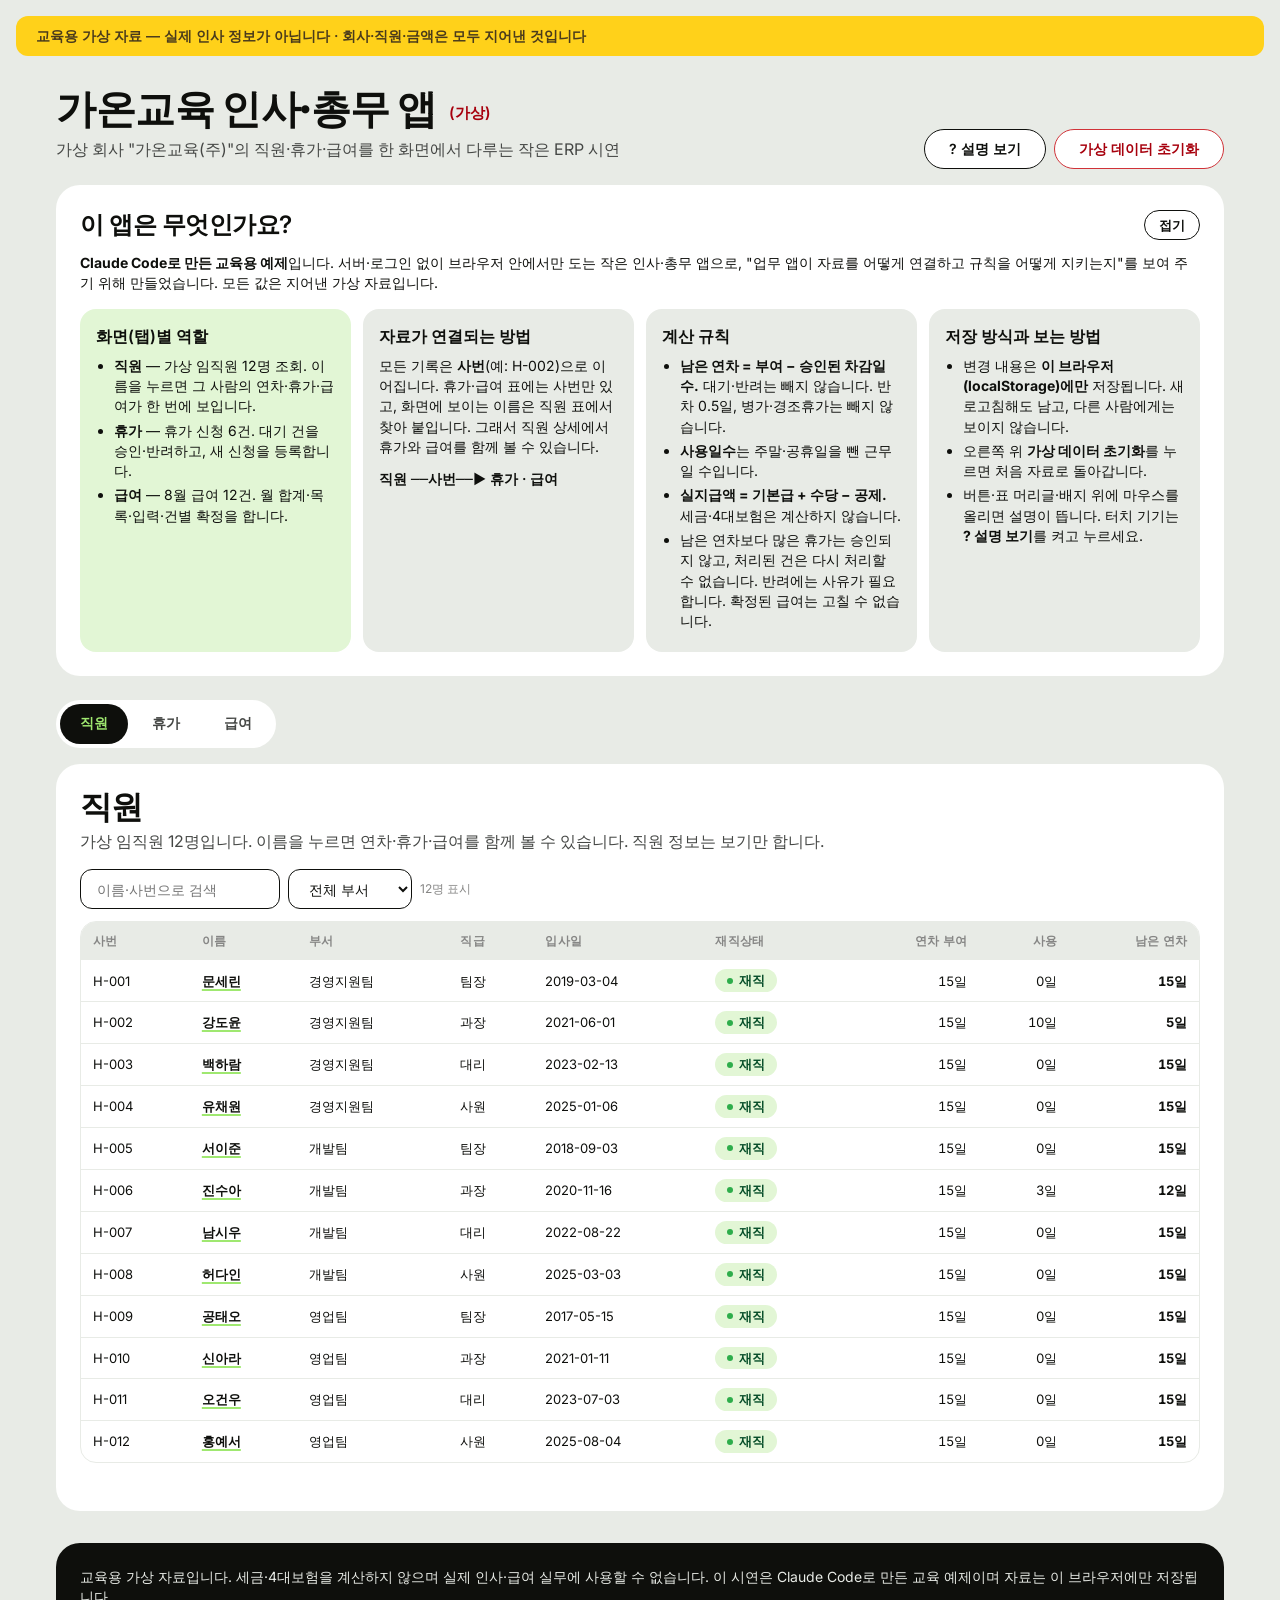
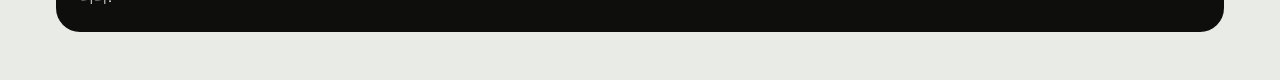
<file: erp_small/index.html>
<!-- 교육용 가상 자료 — 이 앱의 회사·인물·금액은 모두 교육 목적으로 만든 가상의 것이며 실제 인물·회사와 무관합니다. -->
<!DOCTYPE html>
<html lang="ko">
<head>
  <meta charset="utf-8">
  <meta name="viewport" content="width=device-width, initial-scale=1">
  <title>가온교육 인사·총무 앱 — 교육용 가상 자료</title>
  <link rel="icon" href="data:,">
  <link rel="preconnect" href="https://fonts.googleapis.com">
  <link href="https://fonts.googleapis.com/css2?family=Inter:wght@400;500;600;900&display=swap" rel="stylesheet">
  <link rel="stylesheet" href="style.css">
</head>
<body>
  <div class="notice">교육용 가상 자료 — 실제 인사 정보가 아닙니다 · 회사·직원·금액은 모두 지어낸 것입니다</div>

  <div class="wrap">
    <header class="head">
      <div>
        <h1>가온교육 인사·총무 앱 <span class="tag">(가상)</span></h1>
        <p class="sub">가상 회사 "가온교육(주)"의 직원·휴가·급여를 한 화면에서 다루는 작은 ERP 시연</p>
      </div>
      <div class="head-btns">
        <button class="btn md" id="btnHelp" data-help="이 버튼을 켜면 버튼·표 머리글·배지 위에 마우스를 올렸을 때 설명이 나옵니다.">? 설명 보기</button>
        <button class="btn md danger-outline" id="btnReset">가상 데이터 초기화</button>
      </div>
    </header>
    <div id="resetConfirm" class="confirm hidden">
      지금까지 바꾼 내용을 모두 지우고 처음 가상 자료로 되돌립니다. 계속할까요?
      <button class="btn sm" id="resetNo">취소</button><button class="btn sm danger" id="resetYes">초기화</button>
    </div>

    <section class="box" id="introBox">
      <div class="box-head"><h2>이 앱은 무엇인가요?</h2><button class="btn sm" data-fold="introBody">접기</button></div>
      <div id="introBody">
        <p><b>Claude Code로 만든 교육용 예제</b>입니다. 서버·로그인 없이 브라우저 안에서만 도는 작은 인사·총무 앱으로, "업무 앱이 자료를 어떻게 연결하고 규칙을 어떻게 지키는지"를 보여 주기 위해 만들었습니다. 모든 값은 지어낸 가상 자료입니다.</p>
        <div class="intro-grid">
          <div class="intro-col">
            <h3>화면(탭)별 역할</h3>
            <ul>
              <li><b>직원</b> — 가상 임직원 12명 조회. 이름을 누르면 그 사람의 연차·휴가·급여가 한 번에 보입니다.</li>
              <li><b>휴가</b> — 휴가 신청 6건. 대기 건을 승인·반려하고, 새 신청을 등록합니다.</li>
              <li><b>급여</b> — 8월 급여 12건. 월 합계·목록·입력·건별 확정을 합니다.</li>
            </ul>
          </div>
          <div class="intro-col">
            <h3>자료가 연결되는 방법</h3>
            <p>모든 기록은 <b>사번</b>(예: H-002)으로 이어집니다. 휴가·급여 표에는 사번만 있고, 화면에 보이는 이름은 직원 표에서 찾아 붙입니다. 그래서 직원 상세에서 휴가와 급여를 함께 볼 수 있습니다.</p>
            <p class="formula">직원 ──사번──▶ 휴가 · 급여</p>
          </div>
          <div class="intro-col">
            <h3>계산 규칙</h3>
            <ul>
              <li><b>남은 연차 = 부여 − 승인된 차감일수.</b> 대기·반려는 빼지 않습니다. 반차 0.5일, 병가·경조휴가는 빼지 않습니다.</li>
              <li><b>사용일수</b>는 주말·공휴일을 뺀 근무일 수입니다.</li>
              <li><b>실지급액 = 기본급 + 수당 − 공제.</b> 세금·4대보험은 계산하지 않습니다.</li>
              <li>남은 연차보다 많은 휴가는 승인되지 않고, 처리된 건은 다시 처리할 수 없습니다. 반려에는 사유가 필요합니다. 확정된 급여는 고칠 수 없습니다.</li>
            </ul>
          </div>
          <div class="intro-col">
            <h3>저장 방식과 보는 방법</h3>
            <ul>
              <li>변경 내용은 <b>이 브라우저(localStorage)에만</b> 저장됩니다. 새로고침해도 남고, 다른 사람에게는 보이지 않습니다.</li>
              <li>오른쪽 위 <b>가상 데이터 초기화</b>를 누르면 처음 자료로 돌아갑니다.</li>
              <li>버튼·표 머리글·배지 위에 마우스를 올리면 설명이 뜹니다. 터치 기기는 <b>? 설명 보기</b>를 켜고 누르세요.</li>
            </ul>
          </div>
        </div>
      </div>
    </section>

    <nav class="tabs" id="tabs"></nav>
    <main id="main"></main>

    <footer class="foot">교육용 가상 자료입니다. 세금·4대보험을 계산하지 않으며 실제 인사·급여 실무에 사용할 수 없습니다. 이 시연은 Claude Code로 만든 교육 예제이며 자료는 이 브라우저에만 저장됩니다.</footer>
  </div>

  <script src="../data/가상_인사총무.js"></script>
  <script src="app.js"></script>
</body>
</html>
</file>
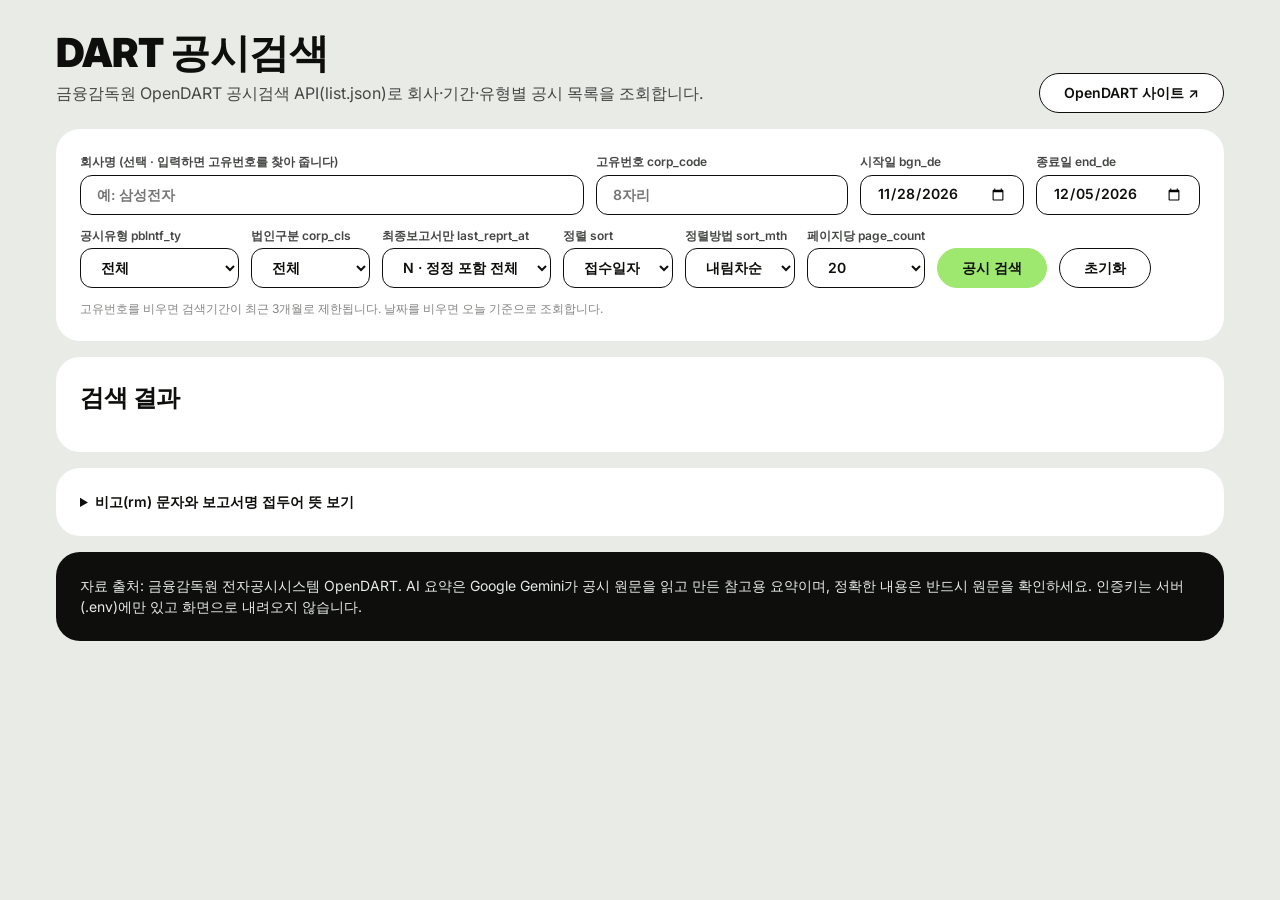
<file: 미사용/dart_app/index.html>
<!DOCTYPE html>
<html lang="ko">
<head>
  <meta charset="utf-8">
  <meta name="viewport" content="width=device-width, initial-scale=1">
  <title>DART 공시검색</title>
  <link rel="preconnect" href="https://fonts.googleapis.com">
  <link href="https://fonts.googleapis.com/css2?family=Inter:wght@400;500;600;900&display=swap" rel="stylesheet">
  <link rel="stylesheet" href="style.css">
</head>
<body>
  <div class="wrap">
    <header class="head">
      <div>
        <h1>DART 공시검색</h1>
        <p class="sub">금융감독원 OpenDART 공시검색 API(list.json)로 회사·기간·유형별 공시 목록을 조회합니다.</p>
      </div>
      <a class="btn" href="https://opendart.fss.or.kr" target="_blank" rel="noopener">OpenDART 사이트 ↗</a>
    </header>

    <section class="card">
      <form id="searchForm" class="form">
        <div class="row">
          <label class="grow corp">
            회사명 (선택 · 입력하면 고유번호를 찾아 줍니다)
            <input type="text" id="corpName" placeholder="예: 삼성전자" autocomplete="off">
            <ul id="corpList" class="suggest hidden"></ul>
          </label>
          <label>
            고유번호 corp_code
            <input type="text" id="corp_code" name="corp_code" placeholder="8자리" maxlength="8" pattern="\d{8}">
          </label>
          <label>
            시작일 bgn_de
            <input type="date" id="bgn_de">
          </label>
          <label>
            종료일 end_de
            <input type="date" id="end_de">
          </label>
        </div>
        <div class="row">
          <label>
            공시유형 pblntf_ty
            <select name="pblntf_ty">
              <option value="">전체</option>
              <option value="A">A · 정기공시</option>
              <option value="B">B · 주요사항보고</option>
              <option value="C">C · 발행공시</option>
              <option value="D">D · 지분공시</option>
              <option value="E">E · 기타공시</option>
              <option value="F">F · 외부감사관련</option>
              <option value="G">G · 펀드공시</option>
              <option value="H">H · 자산유동화</option>
              <option value="I">I · 거래소공시</option>
              <option value="J">J · 공정위공시</option>
            </select>
          </label>
          <label>
            법인구분 corp_cls
            <select name="corp_cls">
              <option value="">전체</option>
              <option value="Y">Y · 유가</option>
              <option value="K">K · 코스닥</option>
              <option value="N">N · 코넥스</option>
              <option value="E">E · 기타</option>
            </select>
          </label>
          <label>
            최종보고서만 last_reprt_at
            <select name="last_reprt_at">
              <option value="N">N · 정정 포함 전체</option>
              <option value="Y">Y · 최종보고서만</option>
            </select>
          </label>
          <label>
            정렬 sort
            <select name="sort">
              <option value="date">접수일자</option>
              <option value="crp">회사명</option>
              <option value="rpt">보고서명</option>
            </select>
          </label>
          <label>
            정렬방법 sort_mth
            <select name="sort_mth">
              <option value="desc">내림차순</option>
              <option value="asc">오름차순</option>
            </select>
          </label>
          <label>
            페이지당 page_count
            <select name="page_count">
              <option value="10">10</option>
              <option value="20" selected>20</option>
              <option value="50">50</option>
              <option value="100">100</option>
            </select>
          </label>
          <button type="submit" class="btn primary" id="btnSearch">공시 검색</button>
          <button type="button" class="btn" id="btnReset">초기화</button>
        </div>
        <p class="hint">고유번호를 비우면 검색기간이 최근 3개월로 제한됩니다. 날짜를 비우면 오늘 기준으로 조회합니다.</p>
      </form>
    </section>

    <section class="card" id="resultCard">
      <div class="result-head">
        <h2 id="resultTitle">검색 결과</h2>
        <span id="resultMeta" class="meta"></span>
      </div>
      <div id="msg" class="msg hidden"></div>
      <div class="tbl-wrap hidden" id="tblWrap">
        <table>
          <thead>
            <tr><th>접수일자</th><th>법인구분</th><th>회사명</th><th>종목코드</th><th>보고서명</th><th>제출인</th><th>비고</th><th>접수번호</th><th>AI 요약</th></tr>
          </thead>
          <tbody id="rows"></tbody>
        </table>
      </div>
      <div class="pager hidden" id="pager">
        <button class="btn sm" id="prevPage">◀ 이전</button>
        <span id="pageInfo"></span>
        <button class="btn sm" id="nextPage">다음 ▶</button>
      </div>
    </section>

    <details class="card legend">
      <summary>비고(rm) 문자와 보고서명 접두어 뜻 보기</summary>
      <div class="legend-grid">
        <div>
          <h3>비고 문자</h3>
          <ul>
            <li><b>유</b> 유가증권시장본부 소관</li><li><b>코</b> 코스닥시장본부 소관</li><li><b>채</b> 채권상장법인 공시</li><li><b>넥</b> 코넥스시장 소관</li>
            <li><b>공</b> 공정거래위원회 소관</li><li><b>연</b> 연결부분 포함</li><li><b>정</b> 제출 후 정정신고 있음</li><li><b>철</b> 철회(간주)됨</li>
          </ul>
        </div>
        <div>
          <h3>보고서명 접두어</h3>
          <ul>
            <li><b>[기재정정]</b> 기재내용 변경 제출</li><li><b>[첨부정정]</b> 첨부내용 변경 제출</li><li><b>[첨부추가]</b> 첨부서류 추가 제출</li><li><b>[변경등록]</b> 유동화계획 변경</li>
            <li><b>[연장결정]</b> 신탁계약 연장</li><li><b>[발행조건확정]</b> 발행조건 확정</li><li><b>[정정명령부과]</b> 금감원 정정명령</li><li><b>[정정제출요구]</b> 금감원 정정제출요구</li>
          </ul>
        </div>
      </div>
    </details>

    <footer class="foot">자료 출처: 금융감독원 전자공시시스템 OpenDART. AI 요약은 Google Gemini가 공시 원문을 읽고 만든 참고용 요약이며, 정확한 내용은 반드시 원문을 확인하세요. 인증키는 서버(.env)에만 있고 화면으로 내려오지 않습니다.</footer>
  </div>
  <script src="app.js"></script>
</body>
</html>
</file>
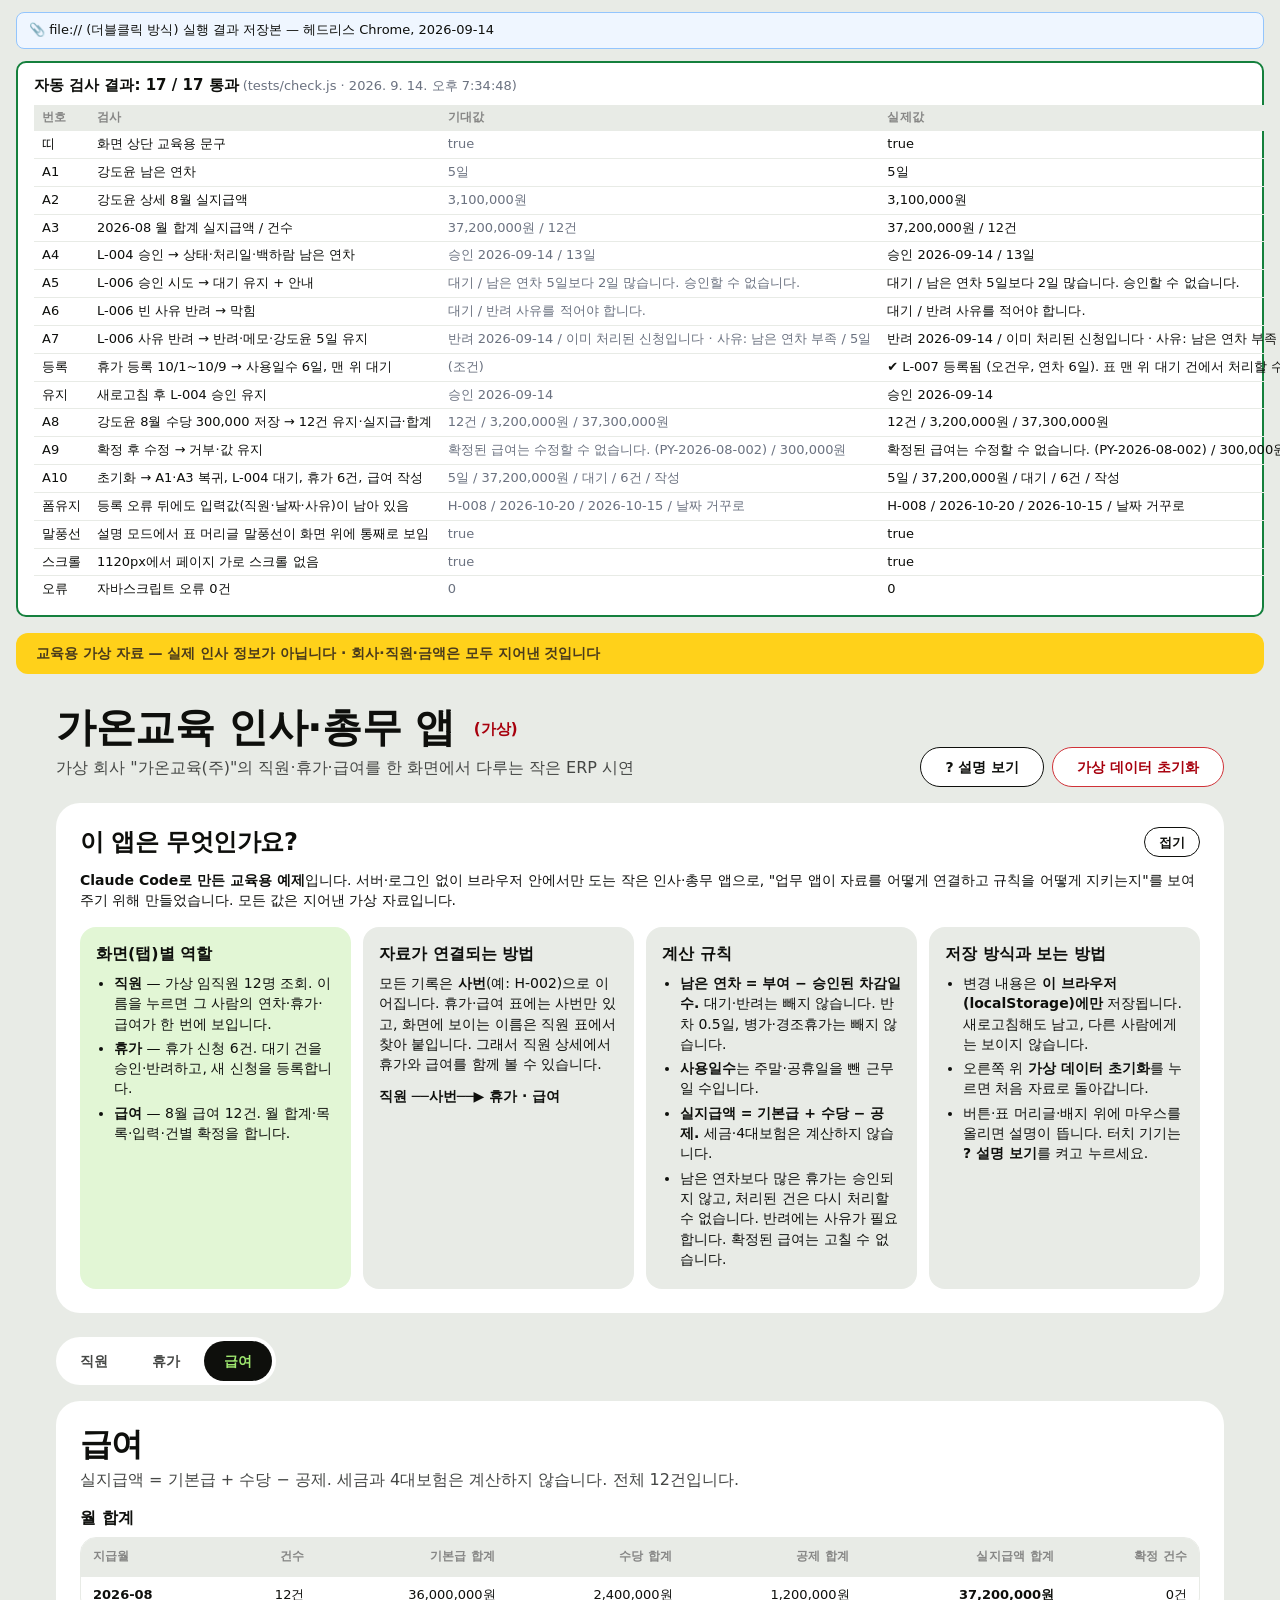
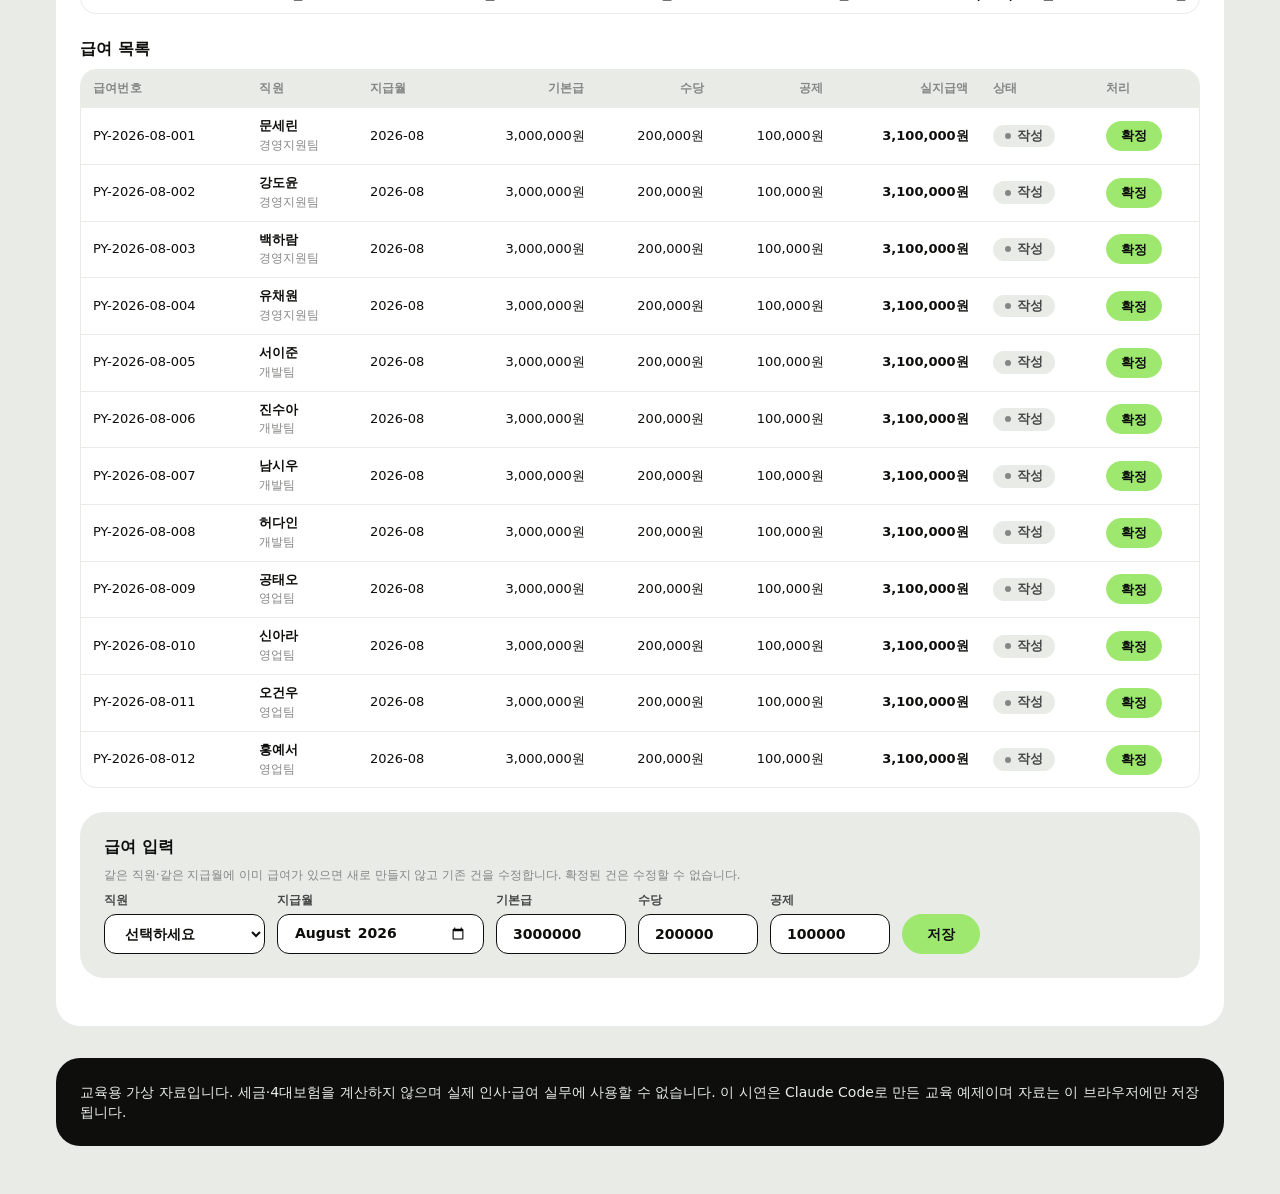
<file: docs/확인결과/16_file실행_자동검사_결과.html>
<!DOCTYPE html>
<html lang="ko"><head><base href="../../erp_small/"><!-- 이 파일은 file:///.../erp_small/index.html?test=1 을 헤드리스 Chrome으로 실행한 뒤 화면(DOM)을 그대로 저장한 것입니다 (2026-09-14). -->
  <meta charset="utf-8">
  <meta name="viewport" content="width=device-width, initial-scale=1">
  <title>가온교육 인사·총무 앱 — 교육용 가상 자료</title>
  <link rel="icon" href="data:,">
  <link rel="stylesheet" href="style.css">
</head>
<body class="">
  <div style="margin:12px 16px;padding:8px 12px;background:#eff6ff;border:1px solid #93c5fd;border-radius:8px;font-size:13px">📎 file:// (더블클릭 방식) 실행 결과 저장본 — 헤드리스 Chrome, 2026-09-14</div><div id="testReport" style="margin: 12px 16px; border: 2px solid rgb(21, 128, 61); border-radius: 10px; padding: 12px 16px; background: rgb(255, 255, 255); font-size: 13px;"><b style="font-size:15px">자동 검사 결과: 17 / 17 통과</b> <span style="color:#6b7280">(tests/check.js · 2026. 9. 14. 오후 7:34:48)</span>
    <table style="margin-top:8px;border-collapse:collapse;width:100%"><thead><tr><th style="text-align:left;padding:4px 8px">번호</th><th style="text-align:left;padding:4px 8px">검사</th><th style="text-align:left;padding:4px 8px">기대값</th><th style="text-align:left;padding:4px 8px">실제값</th><th style="padding:4px 8px">결과</th></tr></thead>
    <tbody><tr style="border-top:1px solid #e5e7eb"><td style="padding:4px 8px">띠</td><td style="padding:4px 8px">화면 상단 교육용 문구</td><td style="padding:4px 8px;color:#6b7280">true</td><td style="padding:4px 8px">true</td><td style="padding:4px 8px;text-align:center;font-weight:700;color:#15803d">PASS</td></tr><tr style="border-top:1px solid #e5e7eb"><td style="padding:4px 8px">A1</td><td style="padding:4px 8px">강도윤 남은 연차</td><td style="padding:4px 8px;color:#6b7280">5일</td><td style="padding:4px 8px">5일</td><td style="padding:4px 8px;text-align:center;font-weight:700;color:#15803d">PASS</td></tr><tr style="border-top:1px solid #e5e7eb"><td style="padding:4px 8px">A2</td><td style="padding:4px 8px">강도윤 상세 8월 실지급액</td><td style="padding:4px 8px;color:#6b7280">3,100,000원</td><td style="padding:4px 8px">3,100,000원</td><td style="padding:4px 8px;text-align:center;font-weight:700;color:#15803d">PASS</td></tr><tr style="border-top:1px solid #e5e7eb"><td style="padding:4px 8px">A3</td><td style="padding:4px 8px">2026-08 월 합계 실지급액 / 건수</td><td style="padding:4px 8px;color:#6b7280">37,200,000원 / 12건</td><td style="padding:4px 8px">37,200,000원 / 12건</td><td style="padding:4px 8px;text-align:center;font-weight:700;color:#15803d">PASS</td></tr><tr style="border-top:1px solid #e5e7eb"><td style="padding:4px 8px">A4</td><td style="padding:4px 8px">L-004 승인 → 상태·처리일·백하람 남은 연차</td><td style="padding:4px 8px;color:#6b7280">승인 2026-09-14 / 13일</td><td style="padding:4px 8px">승인 2026-09-14 / 13일</td><td style="padding:4px 8px;text-align:center;font-weight:700;color:#15803d">PASS</td></tr><tr style="border-top:1px solid #e5e7eb"><td style="padding:4px 8px">A5</td><td style="padding:4px 8px">L-006 승인 시도 → 대기 유지 + 안내</td><td style="padding:4px 8px;color:#6b7280">대기 / 남은 연차 5일보다 2일 많습니다. 승인할 수 없습니다.</td><td style="padding:4px 8px">대기 / 남은 연차 5일보다 2일 많습니다. 승인할 수 없습니다.</td><td style="padding:4px 8px;text-align:center;font-weight:700;color:#15803d">PASS</td></tr><tr style="border-top:1px solid #e5e7eb"><td style="padding:4px 8px">A6</td><td style="padding:4px 8px">L-006 빈 사유 반려 → 막힘</td><td style="padding:4px 8px;color:#6b7280">대기 / 반려 사유를 적어야 합니다.</td><td style="padding:4px 8px">대기 / 반려 사유를 적어야 합니다.</td><td style="padding:4px 8px;text-align:center;font-weight:700;color:#15803d">PASS</td></tr><tr style="border-top:1px solid #e5e7eb"><td style="padding:4px 8px">A7</td><td style="padding:4px 8px">L-006 사유 반려 → 반려·메모·강도윤 5일 유지</td><td style="padding:4px 8px;color:#6b7280">반려 2026-09-14 / 이미 처리된 신청입니다 · 사유: 남은 연차 부족 / 5일</td><td style="padding:4px 8px">반려 2026-09-14 / 이미 처리된 신청입니다 · 사유: 남은 연차 부족 / 5일</td><td style="padding:4px 8px;text-align:center;font-weight:700;color:#15803d">PASS</td></tr><tr style="border-top:1px solid #e5e7eb"><td style="padding:4px 8px">등록</td><td style="padding:4px 8px">휴가 등록 10/1~10/9 → 사용일수 6일, 맨 위 대기</td><td style="padding:4px 8px;color:#6b7280">(조건)</td><td style="padding:4px 8px">✔ L-007 등록됨 (오건우, 연차 6일). 표 맨 위 대기 건에서 처리할 수 있습니다. / L-007</td><td style="padding:4px 8px;text-align:center;font-weight:700;color:#15803d">PASS</td></tr><tr style="border-top:1px solid #e5e7eb"><td style="padding:4px 8px">유지</td><td style="padding:4px 8px">새로고침 후 L-004 승인 유지</td><td style="padding:4px 8px;color:#6b7280">승인 2026-09-14</td><td style="padding:4px 8px">승인 2026-09-14</td><td style="padding:4px 8px;text-align:center;font-weight:700;color:#15803d">PASS</td></tr><tr style="border-top:1px solid #e5e7eb"><td style="padding:4px 8px">A8</td><td style="padding:4px 8px">강도윤 8월 수당 300,000 저장 → 12건 유지·실지급·합계</td><td style="padding:4px 8px;color:#6b7280">12건 / 3,200,000원 / 37,300,000원</td><td style="padding:4px 8px">12건 / 3,200,000원 / 37,300,000원</td><td style="padding:4px 8px;text-align:center;font-weight:700;color:#15803d">PASS</td></tr><tr style="border-top:1px solid #e5e7eb"><td style="padding:4px 8px">A9</td><td style="padding:4px 8px">확정 후 수정 → 거부·값 유지</td><td style="padding:4px 8px;color:#6b7280">확정된 급여는 수정할 수 없습니다. (PY-2026-08-002) / 300,000원</td><td style="padding:4px 8px">확정된 급여는 수정할 수 없습니다. (PY-2026-08-002) / 300,000원</td><td style="padding:4px 8px;text-align:center;font-weight:700;color:#15803d">PASS</td></tr><tr style="border-top:1px solid #e5e7eb"><td style="padding:4px 8px">A10</td><td style="padding:4px 8px">초기화 → A1·A3 복귀, L-004 대기, 휴가 6건, 급여 작성</td><td style="padding:4px 8px;color:#6b7280">5일 / 37,200,000원 / 대기 / 6건 / 작성</td><td style="padding:4px 8px">5일 / 37,200,000원 / 대기 / 6건 / 작성</td><td style="padding:4px 8px;text-align:center;font-weight:700;color:#15803d">PASS</td></tr><tr style="border-top:1px solid #e5e7eb"><td style="padding:4px 8px">폼유지</td><td style="padding:4px 8px">등록 오류 뒤에도 입력값(직원·날짜·사유)이 남아 있음</td><td style="padding:4px 8px;color:#6b7280">H-008 / 2026-10-20 / 2026-10-15 / 날짜 거꾸로</td><td style="padding:4px 8px">H-008 / 2026-10-20 / 2026-10-15 / 날짜 거꾸로</td><td style="padding:4px 8px;text-align:center;font-weight:700;color:#15803d">PASS</td></tr><tr style="border-top:1px solid #e5e7eb"><td style="padding:4px 8px">말풍선</td><td style="padding:4px 8px">설명 모드에서 표 머리글 말풍선이 화면 위에 통째로 보임</td><td style="padding:4px 8px;color:#6b7280">true</td><td style="padding:4px 8px">true</td><td style="padding:4px 8px;text-align:center;font-weight:700;color:#15803d">PASS</td></tr><tr style="border-top:1px solid #e5e7eb"><td style="padding:4px 8px">스크롤</td><td style="padding:4px 8px">1120px에서 페이지 가로 스크롤 없음</td><td style="padding:4px 8px;color:#6b7280">true</td><td style="padding:4px 8px">true</td><td style="padding:4px 8px;text-align:center;font-weight:700;color:#15803d">PASS</td></tr><tr style="border-top:1px solid #e5e7eb"><td style="padding:4px 8px">오류</td><td style="padding:4px 8px">자바스크립트 오류 0건</td><td style="padding:4px 8px;color:#6b7280">0</td><td style="padding:4px 8px">0</td><td style="padding:4px 8px;text-align:center;font-weight:700;color:#15803d">PASS</td></tr></tbody></table></div><div class="notice">교육용 가상 자료 — 실제 인사 정보가 아닙니다 · 회사·직원·금액은 모두 지어낸 것입니다</div>

  <div class="wrap">
    <header class="head">
      <div>
        <h1>가온교육 인사·총무 앱 <span class="tag">(가상)</span></h1>
        <p class="sub">가상 회사 "가온교육(주)"의 직원·휴가·급여를 한 화면에서 다루는 작은 ERP 시연</p>
      </div>
      <div class="head-btns">
        <button class="btn md" id="btnHelp" data-help="이 버튼을 켜면 버튼·표 머리글·배지 위에 마우스를 올렸을 때 설명이 나옵니다.">? 설명 보기</button>
        <button class="btn md danger-outline" id="btnReset">가상 데이터 초기화</button>
      </div>
    </header>
    <div id="resetConfirm" class="confirm hidden">
      지금까지 바꾼 내용을 모두 지우고 처음 가상 자료로 되돌립니다. 계속할까요?
      <button class="btn sm" id="resetNo">취소</button><button class="btn sm danger" id="resetYes">초기화</button>
    </div>

    <section class="box" id="introBox">
      <div class="box-head"><h2>이 앱은 무엇인가요?</h2><button class="btn sm" data-fold="introBody">접기</button></div>
      <div id="introBody">
        <p><b>Claude Code로 만든 교육용 예제</b>입니다. 서버·로그인 없이 브라우저 안에서만 도는 작은 인사·총무 앱으로, "업무 앱이 자료를 어떻게 연결하고 규칙을 어떻게 지키는지"를 보여 주기 위해 만들었습니다. 모든 값은 지어낸 가상 자료입니다.</p>
        <div class="intro-grid">
          <div class="intro-col">
            <h3>화면(탭)별 역할</h3>
            <ul>
              <li><b>직원</b> — 가상 임직원 12명 조회. 이름을 누르면 그 사람의 연차·휴가·급여가 한 번에 보입니다.</li>
              <li><b>휴가</b> — 휴가 신청 6건. 대기 건을 승인·반려하고, 새 신청을 등록합니다.</li>
              <li><b>급여</b> — 8월 급여 12건. 월 합계·목록·입력·건별 확정을 합니다.</li>
            </ul>
          </div>
          <div class="intro-col">
            <h3>자료가 연결되는 방법</h3>
            <p>모든 기록은 <b>사번</b>(예: H-002)으로 이어집니다. 휴가·급여 표에는 사번만 있고, 화면에 보이는 이름은 직원 표에서 찾아 붙입니다. 그래서 직원 상세에서 휴가와 급여를 함께 볼 수 있습니다.</p>
            <p class="formula">직원 ──사번──▶ 휴가 · 급여</p>
          </div>
          <div class="intro-col">
            <h3>계산 규칙</h3>
            <ul>
              <li><b>남은 연차 = 부여 − 승인된 차감일수.</b> 대기·반려는 빼지 않습니다. 반차 0.5일, 병가·경조휴가는 빼지 않습니다.</li>
              <li><b>사용일수</b>는 주말·공휴일을 뺀 근무일 수입니다.</li>
              <li><b>실지급액 = 기본급 + 수당 − 공제.</b> 세금·4대보험은 계산하지 않습니다.</li>
              <li>남은 연차보다 많은 휴가는 승인되지 않고, 처리된 건은 다시 처리할 수 없습니다. 반려에는 사유가 필요합니다. 확정된 급여는 고칠 수 없습니다.</li>
            </ul>
          </div>
          <div class="intro-col">
            <h3>저장 방식과 보는 방법</h3>
            <ul>
              <li>변경 내용은 <b>이 브라우저(localStorage)에만</b> 저장됩니다. 새로고침해도 남고, 다른 사람에게는 보이지 않습니다.</li>
              <li>오른쪽 위 <b>가상 데이터 초기화</b>를 누르면 처음 자료로 돌아갑니다.</li>
              <li>버튼·표 머리글·배지 위에 마우스를 올리면 설명이 뜹니다. 터치 기기는 <b>? 설명 보기</b>를 켜고 누르세요.</li>
            </ul>
          </div>
        </div>
      </div>
    </section>

    <nav class="tabs" id="tabs"><button class="" data-tab="emp">직원</button><button class="" data-tab="leave">휴가</button><button class="active" data-tab="pay">급여</button></nav>
    <main id="main">
      <h2>급여</h2><p class="desc">실지급액 = 기본급 + 수당 − 공제. 세금과 4대보험은 계산하지 않습니다. 전체 12건입니다.</p>
      <h3>월 합계</h3>
      <div class="tbl-wrap" id="payTotals"><table><thead><tr><th>지급월</th><th class="num">건수</th><th class="num">기본급 합계</th><th class="num">수당 합계</th><th class="num">공제 합계</th><th class="num" data-help="그 달 모든 건의 실지급액을 더한 값. 저장하지 않고 볼 때마다 계산합니다.">실지급액 합계</th><th class="num">확정 건수</th></tr></thead>
        <tbody><tr data-month="2026-08"><td><b>2026-08</b></td><td class="num" data-cell="cnt-2026-08">12건</td><td class="num">36,000,000원</td><td class="num">2,400,000원</td><td class="num">1,200,000원</td><td class="num" data-cell="tot-2026-08"><b>37,200,000원</b></td><td class="num">0건</td></tr></tbody></table></div>
      <h3>급여 목록</h3>
      <div class="tbl-wrap"><table><thead><tr><th>급여번호</th><th>직원</th><th>지급월</th><th class="num">기본급</th><th class="num">수당</th><th class="num">공제</th><th class="num">실지급액</th><th data-help="작성 → 확정. 확정하면 급여 입력으로 고칠 수 없습니다.">상태</th><th>처리</th></tr></thead>
        <tbody><tr data-pay="PY-2026-08-001"><td>PY-2026-08-001</td><td><b>문세린</b><br><span class="muted small">경영지원팀</span></td><td>2026-08</td><td class="num">3,000,000원</td><td class="num" data-cell="allow-PY-2026-08-001">200,000원</td><td class="num">100,000원</td><td class="num" data-cell="net-PY-2026-08-001"><b>3,100,000원</b></td><td data-cell="pst-PY-2026-08-001"><span class="badge 작성">작성</span></td>
          <td><button class="btn sm primary" data-confirm="PY-2026-08-001" data-help="확정하면 이 건은 더 이상 수정할 수 없습니다. 취소는 없습니다.">확정</button></td></tr><tr data-pay="PY-2026-08-002"><td>PY-2026-08-002</td><td><b>강도윤</b><br><span class="muted small">경영지원팀</span></td><td>2026-08</td><td class="num">3,000,000원</td><td class="num" data-cell="allow-PY-2026-08-002">200,000원</td><td class="num">100,000원</td><td class="num" data-cell="net-PY-2026-08-002"><b>3,100,000원</b></td><td data-cell="pst-PY-2026-08-002"><span class="badge 작성">작성</span></td>
          <td><button class="btn sm primary" data-confirm="PY-2026-08-002" data-help="확정하면 이 건은 더 이상 수정할 수 없습니다. 취소는 없습니다.">확정</button></td></tr><tr data-pay="PY-2026-08-003"><td>PY-2026-08-003</td><td><b>백하람</b><br><span class="muted small">경영지원팀</span></td><td>2026-08</td><td class="num">3,000,000원</td><td class="num" data-cell="allow-PY-2026-08-003">200,000원</td><td class="num">100,000원</td><td class="num" data-cell="net-PY-2026-08-003"><b>3,100,000원</b></td><td data-cell="pst-PY-2026-08-003"><span class="badge 작성">작성</span></td>
          <td><button class="btn sm primary" data-confirm="PY-2026-08-003" data-help="확정하면 이 건은 더 이상 수정할 수 없습니다. 취소는 없습니다.">확정</button></td></tr><tr data-pay="PY-2026-08-004"><td>PY-2026-08-004</td><td><b>유채원</b><br><span class="muted small">경영지원팀</span></td><td>2026-08</td><td class="num">3,000,000원</td><td class="num" data-cell="allow-PY-2026-08-004">200,000원</td><td class="num">100,000원</td><td class="num" data-cell="net-PY-2026-08-004"><b>3,100,000원</b></td><td data-cell="pst-PY-2026-08-004"><span class="badge 작성">작성</span></td>
          <td><button class="btn sm primary" data-confirm="PY-2026-08-004" data-help="확정하면 이 건은 더 이상 수정할 수 없습니다. 취소는 없습니다.">확정</button></td></tr><tr data-pay="PY-2026-08-005"><td>PY-2026-08-005</td><td><b>서이준</b><br><span class="muted small">개발팀</span></td><td>2026-08</td><td class="num">3,000,000원</td><td class="num" data-cell="allow-PY-2026-08-005">200,000원</td><td class="num">100,000원</td><td class="num" data-cell="net-PY-2026-08-005"><b>3,100,000원</b></td><td data-cell="pst-PY-2026-08-005"><span class="badge 작성">작성</span></td>
          <td><button class="btn sm primary" data-confirm="PY-2026-08-005" data-help="확정하면 이 건은 더 이상 수정할 수 없습니다. 취소는 없습니다.">확정</button></td></tr><tr data-pay="PY-2026-08-006"><td>PY-2026-08-006</td><td><b>진수아</b><br><span class="muted small">개발팀</span></td><td>2026-08</td><td class="num">3,000,000원</td><td class="num" data-cell="allow-PY-2026-08-006">200,000원</td><td class="num">100,000원</td><td class="num" data-cell="net-PY-2026-08-006"><b>3,100,000원</b></td><td data-cell="pst-PY-2026-08-006"><span class="badge 작성">작성</span></td>
          <td><button class="btn sm primary" data-confirm="PY-2026-08-006" data-help="확정하면 이 건은 더 이상 수정할 수 없습니다. 취소는 없습니다.">확정</button></td></tr><tr data-pay="PY-2026-08-007"><td>PY-2026-08-007</td><td><b>남시우</b><br><span class="muted small">개발팀</span></td><td>2026-08</td><td class="num">3,000,000원</td><td class="num" data-cell="allow-PY-2026-08-007">200,000원</td><td class="num">100,000원</td><td class="num" data-cell="net-PY-2026-08-007"><b>3,100,000원</b></td><td data-cell="pst-PY-2026-08-007"><span class="badge 작성">작성</span></td>
          <td><button class="btn sm primary" data-confirm="PY-2026-08-007" data-help="확정하면 이 건은 더 이상 수정할 수 없습니다. 취소는 없습니다.">확정</button></td></tr><tr data-pay="PY-2026-08-008"><td>PY-2026-08-008</td><td><b>허다인</b><br><span class="muted small">개발팀</span></td><td>2026-08</td><td class="num">3,000,000원</td><td class="num" data-cell="allow-PY-2026-08-008">200,000원</td><td class="num">100,000원</td><td class="num" data-cell="net-PY-2026-08-008"><b>3,100,000원</b></td><td data-cell="pst-PY-2026-08-008"><span class="badge 작성">작성</span></td>
          <td><button class="btn sm primary" data-confirm="PY-2026-08-008" data-help="확정하면 이 건은 더 이상 수정할 수 없습니다. 취소는 없습니다.">확정</button></td></tr><tr data-pay="PY-2026-08-009"><td>PY-2026-08-009</td><td><b>공태오</b><br><span class="muted small">영업팀</span></td><td>2026-08</td><td class="num">3,000,000원</td><td class="num" data-cell="allow-PY-2026-08-009">200,000원</td><td class="num">100,000원</td><td class="num" data-cell="net-PY-2026-08-009"><b>3,100,000원</b></td><td data-cell="pst-PY-2026-08-009"><span class="badge 작성">작성</span></td>
          <td><button class="btn sm primary" data-confirm="PY-2026-08-009" data-help="확정하면 이 건은 더 이상 수정할 수 없습니다. 취소는 없습니다.">확정</button></td></tr><tr data-pay="PY-2026-08-010"><td>PY-2026-08-010</td><td><b>신아라</b><br><span class="muted small">영업팀</span></td><td>2026-08</td><td class="num">3,000,000원</td><td class="num" data-cell="allow-PY-2026-08-010">200,000원</td><td class="num">100,000원</td><td class="num" data-cell="net-PY-2026-08-010"><b>3,100,000원</b></td><td data-cell="pst-PY-2026-08-010"><span class="badge 작성">작성</span></td>
          <td><button class="btn sm primary" data-confirm="PY-2026-08-010" data-help="확정하면 이 건은 더 이상 수정할 수 없습니다. 취소는 없습니다.">확정</button></td></tr><tr data-pay="PY-2026-08-011"><td>PY-2026-08-011</td><td><b>오건우</b><br><span class="muted small">영업팀</span></td><td>2026-08</td><td class="num">3,000,000원</td><td class="num" data-cell="allow-PY-2026-08-011">200,000원</td><td class="num">100,000원</td><td class="num" data-cell="net-PY-2026-08-011"><b>3,100,000원</b></td><td data-cell="pst-PY-2026-08-011"><span class="badge 작성">작성</span></td>
          <td><button class="btn sm primary" data-confirm="PY-2026-08-011" data-help="확정하면 이 건은 더 이상 수정할 수 없습니다. 취소는 없습니다.">확정</button></td></tr><tr data-pay="PY-2026-08-012"><td>PY-2026-08-012</td><td><b>홍예서</b><br><span class="muted small">영업팀</span></td><td>2026-08</td><td class="num">3,000,000원</td><td class="num" data-cell="allow-PY-2026-08-012">200,000원</td><td class="num">100,000원</td><td class="num" data-cell="net-PY-2026-08-012"><b>3,100,000원</b></td><td data-cell="pst-PY-2026-08-012"><span class="badge 작성">작성</span></td>
          <td><button class="btn sm primary" data-confirm="PY-2026-08-012" data-help="확정하면 이 건은 더 이상 수정할 수 없습니다. 취소는 없습니다.">확정</button></td></tr></tbody></table></div>
      <div class="form" id="payForm"><h3>급여 입력</h3><p class="muted small">같은 직원·같은 지급월에 이미 급여가 있으면 새로 만들지 않고 기존 건을 수정합니다. 확정된 건은 수정할 수 없습니다.</p>
        <div class="row">
          <label>직원<select id="pEmp"><option value="">선택하세요</option><option value="H-001">문세린 (H-001)</option><option value="H-002">강도윤 (H-002)</option><option value="H-003">백하람 (H-003)</option><option value="H-004">유채원 (H-004)</option><option value="H-005">서이준 (H-005)</option><option value="H-006">진수아 (H-006)</option><option value="H-007">남시우 (H-007)</option><option value="H-008">허다인 (H-008)</option><option value="H-009">공태오 (H-009)</option><option value="H-010">신아라 (H-010)</option><option value="H-011">오건우 (H-011)</option><option value="H-012">홍예서 (H-012)</option></select></label>
          <label>지급월<input type="month" id="pMonth" value="2026-08"></label>
          <label>기본급<input type="number" id="pBase" min="0" step="1" value="3000000" style="width:130px"></label>
          <label>수당<input type="number" id="pAllow" min="0" step="1" value="200000" style="width:120px"></label>
          <label>공제<input type="number" id="pDed" min="0" step="1" value="100000" style="width:120px"></label>
          <button class="btn primary" id="pSave">저장</button>
        </div>
        
        </div></main>

    <footer class="foot">교육용 가상 자료입니다. 세금·4대보험을 계산하지 않으며 실제 인사·급여 실무에 사용할 수 없습니다. 이 시연은 Claude Code로 만든 교육 예제이며 자료는 이 브라우저에만 저장됩니다.</footer>
  </div>

  
  <div id="helpTip" hidden="" style="left: 494px; top: -641.375px;">그 달 모든 건의 실지급액을 더한 값. 저장하지 않고 볼 때마다 계산합니다.</div>


</body></html>
</file>
<file: erp_small/style.css>
/* 교육용 가상 자료 — 실제 인물·회사와 무관. 디자인 기준: docs/DESIGN2.MD (Wise 스타일: 라임그린 CTA · 세이지 바탕 · 24px 둥근 카드) */

/* ---------- 0. 토큰 (DESIGN2 Colors / Spacing / Shapes) ---------- */
:root {
  /* 색 */
  --primary: #9fe870; --primary-active: #cdffad; --primary-neutral: #c5edab; --primary-pale: #e2f6d5; --on-primary: #0e0f0c;
  --canvas: #ffffff; --canvas-soft: #e8ebe6;
  --ink: #0e0f0c; --ink-deep: #163300; --body: #454745; --mute: #868685;
  --positive: #2ead4b; --positive-deep: #054d28;
  --warning: #ffd11a; --warning-deep: #b86700; --warning-content: #4a3b1c; --warning-pale: #fff3bf; /* pale는 warning을 옅게 만든 파생값 */
  --negative: #d03238; --negative-deep: #a72027; --negative-darkest: #a7000d; --negative-bg: #320707; --negative-pale: #fbe4e5; /* 파생값 */
  --accent-cyan: #38c8ff; --accent-orange: #ffc091;
  --hairline: #e8ebe6; /* 표 구분선 = canvas-soft 재사용 */
  /* 간격 (4px 단위) */
  --sp-xxs: 2px; --sp-xs: 4px; --sp-sm: 8px; --sp-md: 12px; --sp-lg: 16px; --sp-xl: 24px; --sp-2xl: 32px; --sp-3xl: 48px;
  /* 둥글기 */
  --r-sm: 8px; --r-md: 12px; --r-lg: 16px; --r-xl: 24px; --r-pill: 9999px;
  --shadow-modal: 0 8px 24px rgba(14,15,12,.18);
  --font-ui: "Inter", "Pretendard", "Malgun Gothic", "Apple SD Gothic Neo", system-ui, sans-serif;
  /* 이전 이름 호환 */
  --muted: var(--mute); --success: var(--positive); --error: var(--negative); --accent: var(--ink);
}

/* ---------- 기본 ---------- */
* { box-sizing: border-box; }
html, body { margin: 0; padding: 0; }
body { font-family: var(--font-ui); font-feature-settings: "calt"; font-size: 14px; line-height: 1.45; color: var(--ink); background: var(--canvas-soft); }
h1 { font-size: 40px; font-weight: 900; line-height: 1.05; letter-spacing: -0.01em; margin: 0; }
h1 .tag { color: var(--negative-darkest); font-size: 15px; font-weight: 600; letter-spacing: 0; margin-left: 6px; vertical-align: middle; }
h2 { font-size: 24px; font-weight: 600; line-height: 1.3; letter-spacing: -0.48px; margin: 0; }
h3 { font-size: 16px; font-weight: 600; line-height: 1.4; margin: 0 0 var(--sp-sm); }
p { margin: 0 0 var(--sp-sm); }
ul { margin: 0; padding-left: 18px; }
li { margin-bottom: var(--sp-xs); }
button { font: inherit; cursor: pointer; }
input, select { font: inherit; color: var(--ink); }
.hidden { display: none !important; }
.muted { color: var(--mute); }
.small { font-size: 12px; }
.num { text-align: right; font-variant-numeric: tabular-nums; }

/* ---------- 교육용 띠 · 페이지 ---------- */
.notice { background: var(--warning); color: var(--warning-content); padding: 10px 20px; font-size: 14px; font-weight: 600; border-radius: var(--r-md); margin: var(--sp-lg) var(--sp-lg) 0; }
.wrap { max-width: 1200px; margin: 0 auto; padding: var(--sp-2xl) var(--sp-lg) var(--sp-3xl); }
.head { display: flex; justify-content: space-between; align-items: flex-end; gap: var(--sp-lg); flex-wrap: wrap; margin-bottom: var(--sp-lg); }
.sub { color: var(--body); font-size: 16px; margin-top: var(--sp-sm); }
.head-btns { display: flex; gap: var(--sp-sm); }
.confirm { background: var(--canvas); border: 1px solid var(--negative); border-radius: var(--r-lg); padding: var(--sp-md) var(--sp-lg); margin: 0 0 var(--sp-lg); display: flex; gap: var(--sp-sm); align-items: center; flex-wrap: wrap; }
.foot { background: var(--ink); color: var(--canvas-soft); border-radius: var(--r-xl); margin-top: var(--sp-2xl); padding: var(--sp-xl); font-size: 14px; line-height: 1.45; }

/* ---------- 버튼 (button-primary / secondary / tertiary — 24px 둥근 필) ---------- */
.btn { border: 1px solid var(--ink); background: var(--canvas); color: var(--ink); height: 40px; padding: 0 var(--sp-xl); border-radius: var(--r-xl); font-weight: 600; font-size: 14px; line-height: 1; white-space: nowrap; transition: background .12s; }
.btn:hover { background: var(--canvas-soft); }
.btn:active { background: var(--hairline); }
.btn:disabled { opacity: .35; cursor: not-allowed; }
.btn.primary { background: var(--primary); color: var(--on-primary); border-color: var(--primary); }
.btn.primary:hover { background: var(--primary-active); border-color: var(--primary-active); }
.btn.primary:active { background: var(--primary-neutral); border-color: var(--primary-neutral); }
.btn.danger { background: var(--negative); color: #fff; border-color: var(--negative); }
.btn.danger:hover { background: var(--negative-deep); border-color: var(--negative-deep); }
.btn.danger-outline { color: var(--negative-darkest); border-color: var(--negative); }
.btn.danger-outline:hover { background: var(--negative-pale); }
.btn.sm { height: 30px; padding: 0 14px; font-size: 13px; }
.btn.on { background: var(--ink); color: var(--primary); border-color: var(--ink); }
.name-btn { background: none; border: none; padding: 0; font-weight: 600; color: var(--ink); text-decoration: underline; text-underline-offset: 3px; text-decoration-color: var(--primary); text-decoration-thickness: 2px; }
.name-btn:hover { color: var(--ink-deep); }

/* ---------- 상자 (card-content: 흰 카드, 테두리 없음, 세이지 바탕 위) ---------- */
.box { background: var(--canvas); border-radius: var(--r-xl); padding: var(--sp-xl); margin: var(--sp-lg) 0; }
.box-head { display: flex; justify-content: space-between; align-items: center; margin-bottom: var(--sp-md); }
.intro-grid { display: grid; grid-template-columns: repeat(4, 1fr); gap: var(--sp-md); margin-top: var(--sp-lg); }
.intro-col { background: var(--canvas-soft); border-radius: var(--r-lg); padding: var(--sp-lg); font-size: 14px; }
.intro-col:first-child { background: var(--primary-pale); }
.formula { font-weight: 600; margin-top: var(--sp-md); }

/* ---------- 탭 (pill group) ---------- */
.tabs { display: inline-flex; gap: var(--sp-xs); background: var(--canvas); padding: var(--sp-xs); border-radius: var(--r-pill); margin: var(--sp-sm) 0 var(--sp-lg); }
.tabs button { border: none; background: transparent; height: 40px; padding: 0 20px; border-radius: var(--r-pill); color: var(--body); font-weight: 600; font-size: 14px; }
.tabs button:hover { background: var(--canvas-soft); }
.tabs button.active { background: var(--ink); color: var(--primary); }

/* ---------- 본문 (content-band) ---------- */
main { background: var(--canvas); border-radius: var(--r-xl); padding: var(--sp-xl); }
main h2 { font-size: 32px; font-weight: 600; line-height: 1.2; letter-spacing: -0.96px; margin-bottom: var(--sp-xs); }
main > p.desc { color: var(--body); font-size: 16px; margin-bottom: var(--sp-lg); }
.toolbar { display: flex; gap: var(--sp-sm); align-items: center; flex-wrap: wrap; margin-bottom: var(--sp-md); }
.toolbar input, .toolbar select, .form input, .form select { height: 40px; border: 1px solid var(--ink); border-radius: var(--r-md); padding: 0 var(--sp-lg); background: var(--canvas); font-size: 14px; }
.toolbar input:focus, .form input:focus, .form select:focus, td input:focus { outline: 3px solid var(--primary); outline-offset: -1px; border-color: var(--ink); }
.toolbar input[type="text"] { width: 200px; }

/* ---------- 표 (ex-data-table-cell) ---------- */
.tbl-wrap { border-radius: var(--r-lg); overflow-x: auto; margin-bottom: var(--sp-xl); background: var(--canvas); border: 1px solid var(--hairline); }
table { width: 100%; border-collapse: collapse; font-size: 13px; }
th { text-align: left; font-weight: 600; color: var(--mute); font-size: 12px; letter-spacing: .02em; padding: 10px var(--sp-md); border-bottom: 1px solid var(--hairline); background: var(--canvas-soft); white-space: nowrap; }
td { padding: 9px var(--sp-md); border-bottom: 1px solid var(--hairline); white-space: nowrap; vertical-align: middle; }
tr:last-child td { border-bottom: none; }
tbody tr:hover td { background: #f4f6f2; }
tfoot td { font-weight: 600; background: var(--primary-pale); color: var(--ink-deep); }
td.txt { white-space: normal; min-width: 110px; max-width: 160px; line-height: 1.35; }
td input[type="text"] { height: 30px; border: 1px solid var(--ink); border-radius: var(--r-sm); padding: 0 var(--sp-sm); font-size: 13px; background: var(--canvas); }

/* ---------- 배지 (badge-positive / negative 규칙: 필 모양, 옅은 바탕 + 진한 글자) ---------- */
.badge { display: inline-flex; align-items: center; gap: 6px; border-radius: var(--r-pill); padding: 3px var(--sp-md); font-size: 13px; font-weight: 600; background: var(--canvas-soft); color: var(--body); line-height: 1.3; }
.badge::before { content: ""; width: 6px; height: 6px; border-radius: 50%; background: var(--mute); }
.badge.대기 { background: var(--warning-pale); color: var(--warning-content); } .badge.대기::before { background: var(--warning-deep); }
.badge.승인, .badge.확정, .badge.재직 { background: var(--primary-pale); color: var(--positive-deep); } .badge.승인::before, .badge.확정::before, .badge.재직::before { background: var(--positive); }
.badge.반려 { background: var(--negative-bg); color: #fff; } .badge.반려::before { background: var(--negative); }
.badge.작성 { background: var(--canvas-soft); color: var(--body); } .badge.작성::before { background: var(--mute); }

/* ---------- 안내문 · 반려 입력 ---------- */
.note { display: block; font-size: 12px; color: var(--negative-darkest); margin-top: var(--sp-xs); white-space: normal; max-width: 200px; line-height: 1.35; }
.note.done { color: var(--mute); }
.inline-reject { display: flex; flex-wrap: wrap; gap: 6px; align-items: center; margin-top: 6px; max-width: 220px; }
.inline-reject input { width: 100%; }

/* ---------- 폼 (card-feature-sage 안에 text-input) ---------- */
.form { background: var(--canvas-soft); border-radius: var(--r-xl); padding: var(--sp-xl); margin-bottom: var(--sp-xl); }
.form .row { display: flex; gap: var(--sp-md); flex-wrap: wrap; align-items: flex-end; }
.form label { display: flex; flex-direction: column; gap: var(--sp-xs); font-size: 12px; color: var(--body); font-weight: 600; }
.form .btn { height: 40px; }
.form .msg { margin-top: var(--sp-md); font-size: 14px; font-weight: 600; color: var(--positive-deep); }
.form .msg.err { color: var(--negative-darkest); }

/* ---------- 상세 카드 (card-feature-green) ---------- */
.detail { background: var(--primary-pale); border-radius: var(--r-xl); padding: var(--sp-xl); margin-bottom: var(--sp-xl); }
.detail .kv { display: grid; grid-template-columns: repeat(auto-fit, minmax(170px, 1fr)); gap: var(--sp-sm) var(--sp-lg); margin-bottom: var(--sp-md); font-size: 14px; }
.detail .kv b { color: var(--body); font-weight: 600; margin-right: 6px; }
.two-col { display: grid; grid-template-columns: 1fr 1fr; gap: var(--sp-lg); align-items: start; }
.two-col .tbl-wrap { margin: 0; background: var(--canvas); }

/* ---------- 설명 모드 (ex-toast 규칙: 어두운 카드 + 그림자) ---------- */
body.help [data-help] { outline: 2px dashed var(--accent-cyan); outline-offset: 2px; cursor: help; }
/* 말풍선은 표 상자(overflow) 안에서 잘리지 않도록 화면 위에 하나만 띄운다 (app.js가 위치를 잡음) */
#helpTip { position: fixed; z-index: 100; background: var(--ink); color: var(--canvas-soft); font-size: 13px; font-weight: 500; line-height: 1.4;
  padding: var(--sp-sm) var(--sp-md); border-radius: var(--r-md); max-width: 280px; pointer-events: none; box-shadow: var(--shadow-modal); }

/* ---------- 반응형 (DESIGN2 Breakpoints: 768 / 1024) ---------- */
@media (max-width: 1023px) { .intro-grid { grid-template-columns: 1fr 1fr; } .two-col { grid-template-columns: 1fr; } }
@media (max-width: 767px) {
  .intro-grid { grid-template-columns: 1fr; } .tabs { flex-wrap: wrap; border-radius: var(--r-xl); }
  h1 { font-size: 32px; } main h2 { font-size: 24px; } .wrap { padding: var(--sp-lg) var(--sp-md) var(--sp-2xl); }
  .box, main, .form, .detail { padding: var(--sp-lg); border-radius: var(--r-lg); }
}
</file>
<file: 미사용/dart_app/style.css>
/* DART 공시검색 — 디자인 기준: docs/DESIGN2.MD (라임그린 CTA · 세이지 바탕 · 24px 둥근 카드) */
:root {
  --primary: #9fe870; --primary-active: #cdffad; --primary-pale: #e2f6d5; --on-primary: #0e0f0c;
  --canvas: #ffffff; --canvas-soft: #e8ebe6;
  --ink: #0e0f0c; --ink-deep: #163300; --body: #454745; --mute: #868685;
  --positive: #2ead4b; --positive-deep: #054d28;
  --warning: #ffd11a; --warning-content: #4a3b1c; --warning-pale: #fff3bf;
  --negative: #d03238; --negative-darkest: #a7000d; --negative-pale: #fbe4e5;
  --accent-cyan: #38c8ff; --accent-orange: #ffc091;
  --hairline: #e8ebe6;
  --sp-xs: 4px; --sp-sm: 8px; --sp-md: 12px; --sp-lg: 16px; --sp-xl: 24px; --sp-2xl: 32px; --sp-3xl: 48px;
  --r-sm: 8px; --r-md: 12px; --r-lg: 16px; --r-xl: 24px; --r-pill: 9999px;
  --shadow-modal: 0 8px 24px rgba(14,15,12,.18);
  --font-ui: "Inter", "Pretendard", "Malgun Gothic", "Apple SD Gothic Neo", system-ui, sans-serif;
  --font-mono: ui-monospace, Consolas, "JetBrains Mono", monospace;
}
* { box-sizing: border-box; }
html, body { margin: 0; padding: 0; }
body { font-family: var(--font-ui); font-feature-settings: "calt"; font-size: 14px; line-height: 1.45; color: var(--ink); background: var(--canvas-soft); }
h1 { font-size: 40px; font-weight: 900; line-height: 1.05; letter-spacing: -0.01em; margin: 0; }
h2 { font-size: 24px; font-weight: 600; letter-spacing: -0.48px; margin: 0; }
h3 { font-size: 15px; font-weight: 600; margin: 0 0 var(--sp-sm); }
p { margin: 0 0 var(--sp-sm); }
ul { margin: 0; padding-left: 18px; }
a { color: var(--ink); text-decoration: underline; text-decoration-color: var(--primary); text-decoration-thickness: 2px; text-underline-offset: 3px; }
a:hover { color: var(--ink-deep); }
button, input, select { font: inherit; color: var(--ink); }
.hidden { display: none !important; }
.muted { color: var(--mute); }
.small { font-size: 12px; }
.mono { font-family: var(--font-mono); font-size: 12.5px; }

.wrap { max-width: 1200px; margin: 0 auto; padding: var(--sp-2xl) var(--sp-lg) var(--sp-3xl); }
.head { display: flex; justify-content: space-between; align-items: flex-end; gap: var(--sp-lg); flex-wrap: wrap; margin-bottom: var(--sp-lg); }
.sub { color: var(--body); font-size: 16px; margin-top: var(--sp-sm); }
.card { background: var(--canvas); border-radius: var(--r-xl); padding: var(--sp-xl); margin-bottom: var(--sp-lg); }
.foot { background: var(--ink); color: var(--canvas-soft); border-radius: var(--r-xl); padding: var(--sp-xl); font-size: 14px; }

/* 버튼 */
.btn { display: inline-flex; align-items: center; justify-content: center; border: 1px solid var(--ink); background: var(--canvas); color: var(--ink); height: 40px; padding: 0 var(--sp-xl); border-radius: var(--r-xl); font-weight: 600; font-size: 14px; line-height: 1; white-space: nowrap; text-decoration: none; cursor: pointer; transition: background .12s; }
.btn:hover { background: var(--canvas-soft); color: var(--ink); }
.btn:disabled { opacity: .35; cursor: not-allowed; }
.btn.primary { background: var(--primary); border-color: var(--primary); color: var(--on-primary); }
.btn.primary:hover { background: var(--primary-active); border-color: var(--primary-active); }
.btn.sm { height: 30px; padding: 0 14px; font-size: 13px; }

/* 폼 */
.form .row { display: flex; gap: var(--sp-md); flex-wrap: wrap; align-items: flex-end; margin-bottom: var(--sp-md); }
.form label { display: flex; flex-direction: column; gap: var(--sp-xs); font-size: 12px; color: var(--body); font-weight: 600; position: relative; }
.form label.grow { flex: 1 1 260px; }
.form input, .form select { height: 40px; border: 1px solid var(--ink); border-radius: var(--r-md); padding: 0 var(--sp-lg); background: var(--canvas); font-size: 14px; }
.form input:focus, .form select:focus { outline: 3px solid var(--primary); outline-offset: -1px; }
.hint { color: var(--mute); font-size: 12px; margin: 0; }
.suggest { position: absolute; top: 100%; left: 0; right: 0; z-index: 20; list-style: none; padding: var(--sp-xs); margin: var(--sp-xs) 0 0; background: var(--canvas); border: 1px solid var(--ink); border-radius: var(--r-md); box-shadow: var(--shadow-modal); max-height: 280px; overflow-y: auto; font-weight: 400; font-size: 13px; }
.suggest li { padding: var(--sp-sm) var(--sp-md); border-radius: var(--r-sm); cursor: pointer; }
.suggest li:hover { background: var(--primary-pale); }
.suggest li.err { color: var(--negative-darkest); cursor: default; }

/* 결과 */
.result-head { display: flex; justify-content: space-between; align-items: baseline; gap: var(--sp-md); flex-wrap: wrap; margin-bottom: var(--sp-md); }
.meta { color: var(--body); font-weight: 600; }
.msg { border-radius: var(--r-md); padding: var(--sp-md) var(--sp-lg); font-weight: 600; }
.msg.info { background: var(--canvas-soft); color: var(--body); }
.msg.err { background: var(--negative-pale); color: var(--negative-darkest); }

.tbl-wrap { border: 1px solid var(--hairline); border-radius: var(--r-lg); overflow-x: auto; }
table { width: 100%; border-collapse: collapse; font-size: 13px; }
th { text-align: left; font-weight: 600; color: var(--mute); font-size: 12px; letter-spacing: .02em; padding: 10px var(--sp-md); background: var(--canvas-soft); border-bottom: 1px solid var(--hairline); white-space: nowrap; }
td { padding: 9px var(--sp-md); border-bottom: 1px solid var(--hairline); vertical-align: middle; white-space: nowrap; }
td.rpt { white-space: normal; min-width: 260px; }
tr:last-child td { border-bottom: none; }
tbody tr:hover td { background: #f4f6f2; }

.badge { display: inline-block; border-radius: var(--r-pill); padding: 2px 10px; font-size: 12px; font-weight: 600; background: var(--canvas-soft); color: var(--body); }
.badge.c-Y { background: var(--primary-pale); color: var(--positive-deep); }
.badge.c-K { background: #dff4fc; color: #0b4a63; }
.badge.c-N { background: var(--warning-pale); color: var(--warning-content); }
.rm { display: inline-block; min-width: 22px; text-align: center; border-radius: var(--r-sm); padding: 1px 6px; font-size: 12px; font-weight: 600; background: var(--canvas-soft); color: var(--body); cursor: help; }
.rm-정, .rm-철 { background: var(--negative-pale); color: var(--negative-darkest); }
.rm-연 { background: var(--primary-pale); color: var(--positive-deep); }

/* AI 요약 (card-feature-green) */
.summary-row td { white-space: normal; background: var(--canvas); padding: 0 var(--sp-md) var(--sp-md); }
.summary { background: var(--primary-pale); border-radius: var(--r-lg); padding: var(--sp-lg); }
.summary-head { display: flex; justify-content: space-between; gap: var(--sp-md); flex-wrap: wrap; margin-bottom: var(--sp-sm); }
.summary-body { white-space: pre-wrap; line-height: 1.55; font-size: 14px; }
.summary-body.loading { min-height: 24px; background: linear-gradient(90deg, transparent, rgba(255,255,255,.7), transparent); background-size: 200% 100%; animation: shimmer 1.2s infinite; border-radius: var(--r-sm); }
.summary-body.err { color: var(--negative-darkest); }
@keyframes shimmer { from { background-position: 200% 0; } to { background-position: -200% 0; } }

.pager { display: flex; align-items: center; justify-content: center; gap: var(--sp-lg); margin-top: var(--sp-lg); font-weight: 600; }

/* 범례 */
.legend summary { cursor: pointer; font-weight: 600; }
.legend-grid { display: grid; grid-template-columns: 1fr 1fr; gap: var(--sp-lg); margin-top: var(--sp-lg); }
.legend-grid ul { list-style: none; padding: 0; columns: 2; font-size: 13px; }
.legend-grid li { margin-bottom: var(--sp-xs); }
.legend-grid b { display: inline-block; min-width: 24px; color: var(--ink-deep); }

@media (max-width: 767px) {
  h1 { font-size: 32px; } .card { padding: var(--sp-lg); border-radius: var(--r-lg); }
  .legend-grid { grid-template-columns: 1fr; } .legend-grid ul { columns: 1; }
}
</file>
